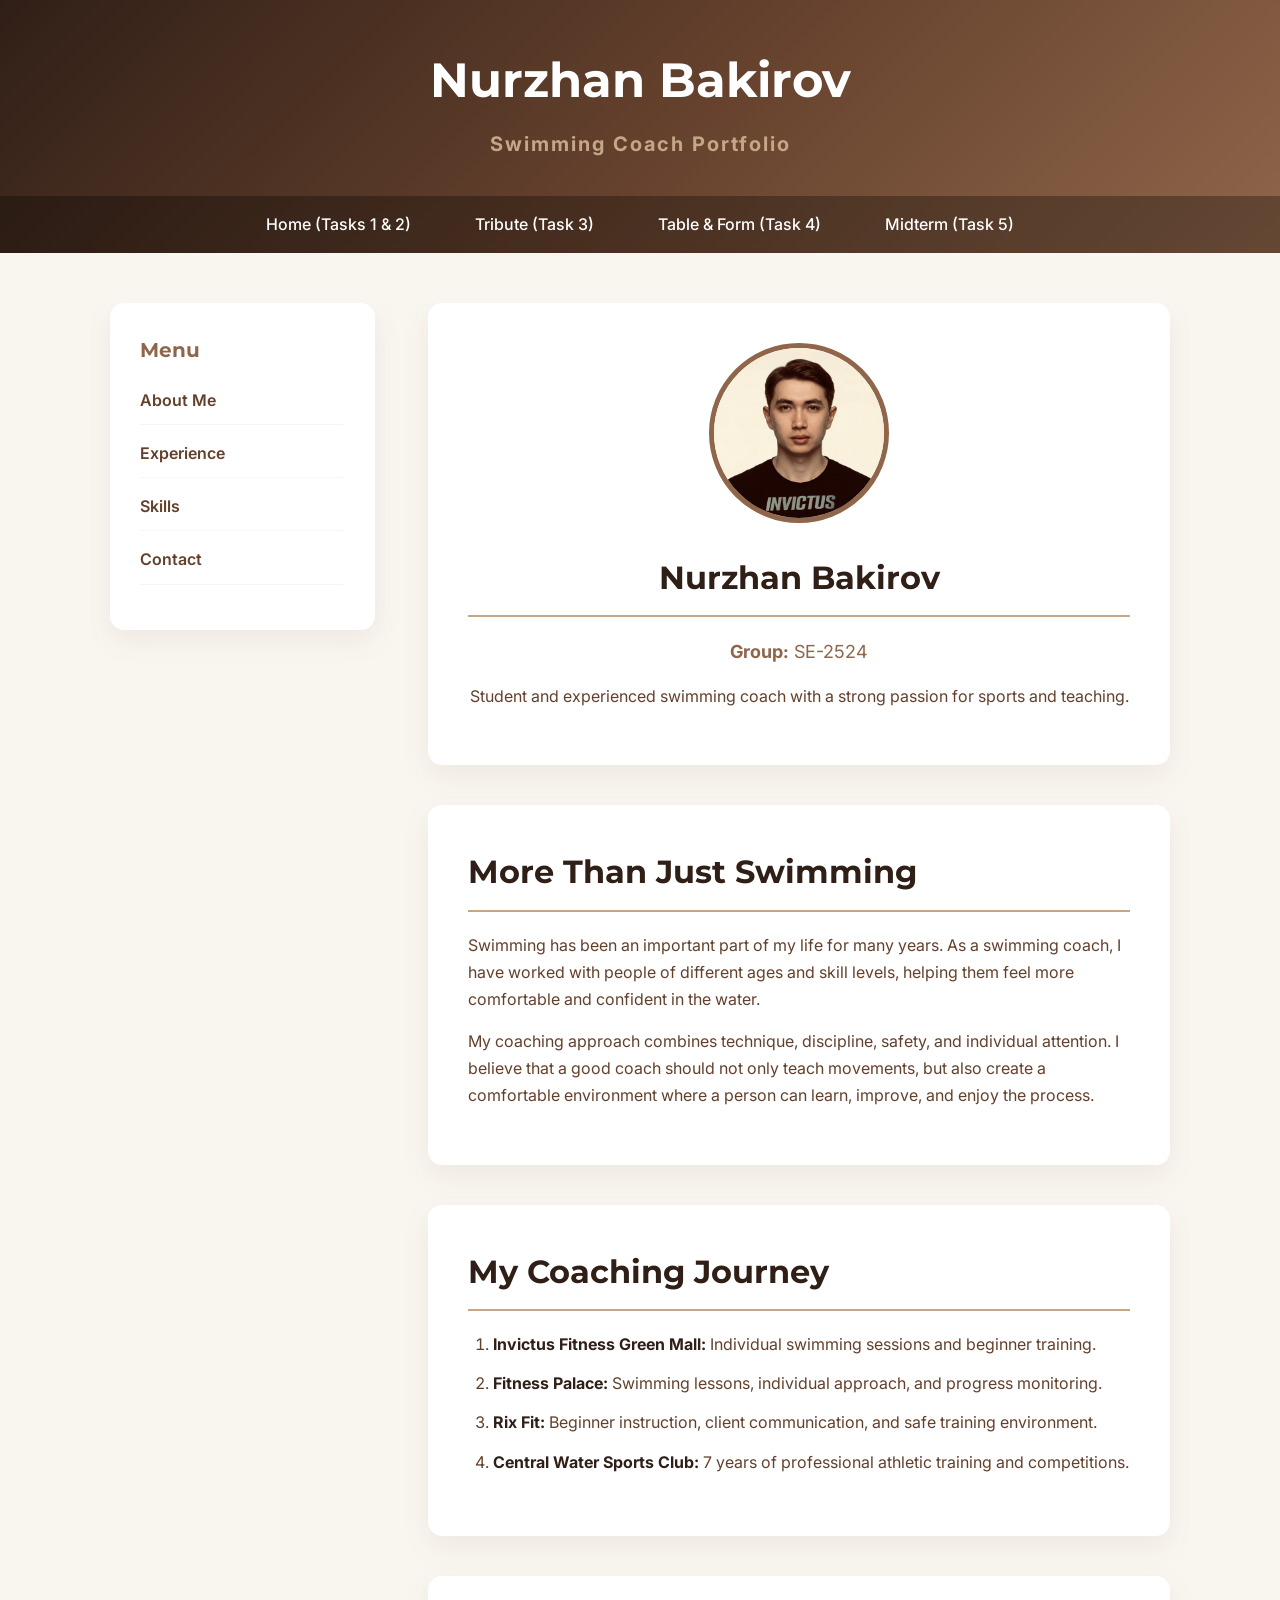
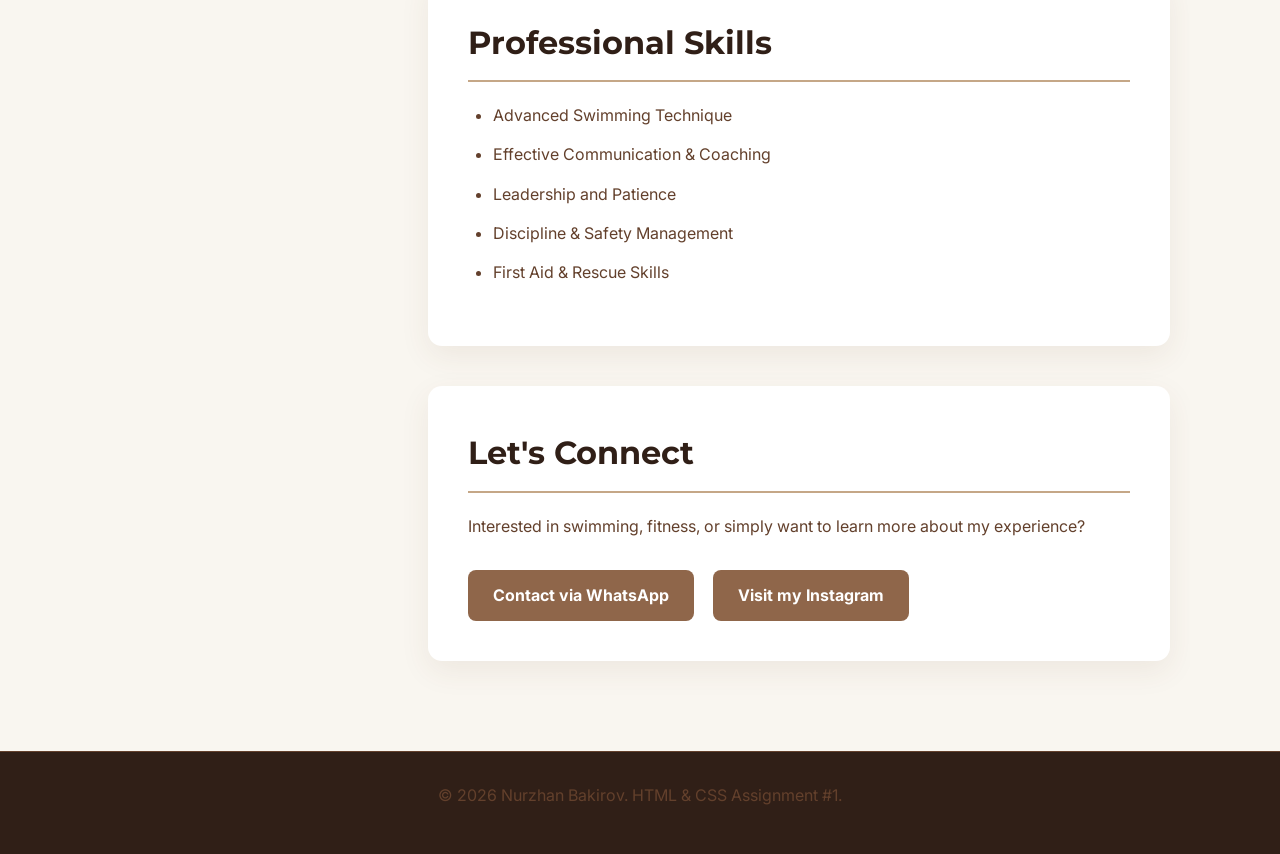
<file: index.html>
<!DOCTYPE html>
<html lang="en">
<head>
    <meta charset="UTF-8">
    <meta name="viewport" content="width=device-width, initial-scale=1.0">
    <title>Nurzhan Bakirov | Swimming Coach</title>
    
    <link rel="preconnect" href="https://fonts.googleapis.com">
    <link rel="preconnect" href="https://fonts.gstatic.com" crossorigin>
    <link href="https://fonts.googleapis.com/css2?family=Inter:wght@400;500;600;700&family=Montserrat:wght@600;700;800&display=swap" rel="stylesheet">
    
    <link rel="stylesheet" href="styles.css">
</head>
<body>

    <header class="header">
        <h1>Nurzhan Bakirov</h1>
        <p class="subtitle">Swimming Coach Portfolio</p>
        
        <nav class="navbar">
            <a href="index.html">Home (Tasks 1 & 2)</a>
            <!-- Ссылка ведет в правильную папку -->
            <a href="exercise1/index.html">Tribute (Task 3)</a>
            <a href="table.html">Table & Form (Task 4)</a>
            <a href="wireframes.html">Midterm (Task 5)</a>
        </nav>
    </header>

    <div class="layout-container">

        <div class="sidebar">
            <h3>Menu</h3>
            <ul class="sidebar-menu">
                <li><a href="#about">About Me</a></li>
                <li><a href="#experience">Experience</a></li>
                <li><a href="#skills">Skills</a></li>
                <li><a href="#contact">Contact</a></li>
            </ul>
        </div>

        <div class="main-content">

            <div id="profile-card">
                <img src="trainer.jpg" alt="Nurzhan Bakirov - Swimming Coach" class="profile-img">
                <h2>Nurzhan Bakirov</h2>
                <p class="profile-group"><strong>Group:</strong> SE-2524</p>
                <p>Student and experienced swimming coach with a strong passion for sports and teaching.</p>
            </div>

            <div id="about" class="section">
                <h2>More Than Just Swimming</h2>
                <p>Swimming has been an important part of my life for many years. As a swimming coach, I have worked with people of different ages and skill levels, helping them feel more comfortable and confident in the water.</p>
                <p>My coaching approach combines technique, discipline, safety, and individual attention. I believe that a good coach should not only teach movements, but also create a comfortable environment where a person can learn, improve, and enjoy the process.</p>
            </div>

            <div id="experience" class="section">
                <h2>My Coaching Journey</h2>
                <ol class="custom-list">
                    <li><strong>Invictus Fitness Green Mall:</strong> Individual swimming sessions and beginner training.</li>
                    <li><strong>Fitness Palace:</strong> Swimming lessons, individual approach, and progress monitoring.</li>
                    <li><strong>Rix Fit:</strong> Beginner instruction, client communication, and safe training environment.</li>
                    <li><strong>Central Water Sports Club:</strong> 7 years of professional athletic training and competitions.</li>
                </ol>
            </div>

            <div id="skills" class="section">
                <h2>Professional Skills</h2>
                <ul class="custom-list">
                    <li>Advanced Swimming Technique</li>
                    <li>Effective Communication & Coaching</li>
                    <li>Leadership and Patience</li>
                    <li>Discipline & Safety Management</li>
                    <li>First Aid & Rescue Skills</li>
                </ul>
            </div>

            <div id="contact" class="section">
                <h2>Let's Connect</h2>
                <p>Interested in swimming, fitness, or simply want to learn more about my experience?</p>
                <div class="links-container">
                    <a href="https://wa.me/77763016517" target="_blank" class="contact-link">Contact via WhatsApp</a>
                    <a href="https://www.instagram.com/" target="_blank" class="contact-link">Visit my Instagram</a>
                </div>
            </div>

        </div>
    </div>

    <footer class="footer">
        <p>© 2026 Nurzhan Bakirov. HTML & CSS Assignment #1.</p>
    </footer>

</body>
</html>
</file>
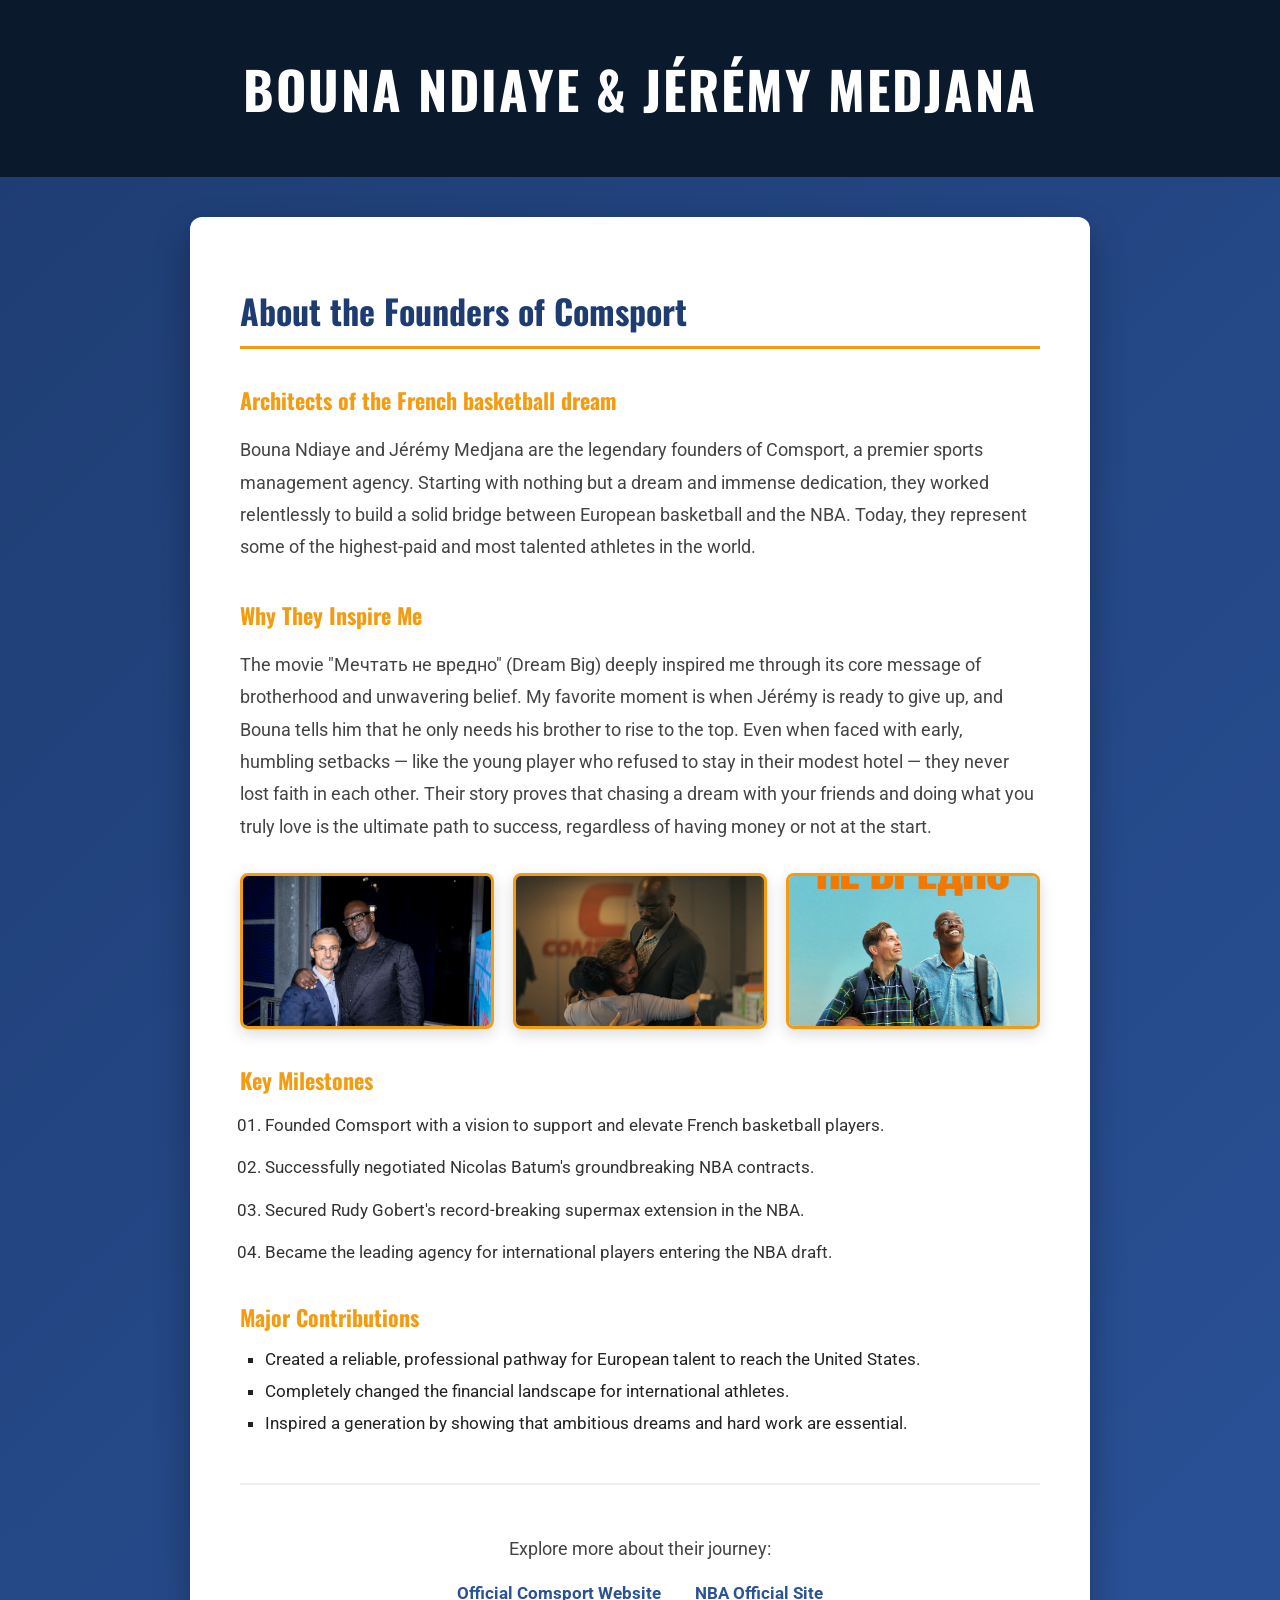
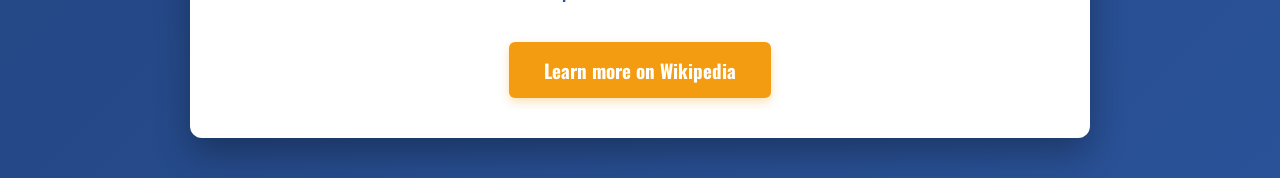
<file: exercise1/index.html>
<!DOCTYPE html>
<html lang="en">
<head>
    <meta charset="UTF-8">
    <meta name="viewport" content="width=device-width, initial-scale=1.0">
    <title>Tribute: Bouna Ndiaye & Jérémy Medjana</title>
    
    <link rel="preconnect" href="https://fonts.googleapis.com">
    <link rel="preconnect" href="https://fonts.gstatic.com" crossorigin>
    <link href="https://fonts.googleapis.com/css2?family=Oswald:wght@500;700&family=Roboto:wght@400;500&display=swap" rel="stylesheet">
    
    <link rel="stylesheet" href="styles.css">
</head>
<body>

    <header class="tribute-header">
        <h1>Bouna Ndiaye & Jérémy Medjana</h1>
    </header>

    <div class="content">
        
        <h2>About the Founders of Comsport</h2>
        <h3>Architects of the French basketball dream</h3>
        
        <p>Bouna Ndiaye and Jérémy Medjana are the legendary founders of Comsport, a premier sports management agency. Starting with nothing but a dream and immense dedication, they worked relentlessly to build a solid bridge between European basketball and the NBA. Today, they represent some of the highest-paid and most talented athletes in the world.</p>

        <h3>Why They Inspire Me</h3>
        <p>The movie "Мечтать не вредно" (Dream Big) deeply inspired me through its core message of brotherhood and unwavering belief. My favorite moment is when Jérémy is ready to give up, and Bouna tells him that he only needs his brother to rise to the top. Even when faced with early, humbling setbacks — like the young player who refused to stay in their modest hotel — they never lost faith in each other. Their story proves that chasing a dream with your friends and doing what you truly love is the ultimate path to success, regardless of having money or not at the start.</p>

        <!-- Галерея из твоих картинок -->
        <div class="tribute-gallery">
            <img src="agents.jpg" alt="Bouna Ndiaye and Jérémy Medjana" class="tribute-img">
            <img src="congrats.jpg" alt="Brotherhood moment from the movie" class="tribute-img">
            <img src="lereve.jpg" alt="Le Reve Movie Poster" class="tribute-img">
        </div>

        <h3>Key Milestones</h3>
        <ol class="timeline-list">
            <li>Founded Comsport with a vision to support and elevate French basketball players.</li>
            <li>Successfully negotiated Nicolas Batum's groundbreaking NBA contracts.</li>
            <li>Secured Rudy Gobert's record-breaking supermax extension in the NBA.</li>
            <li>Became the leading agency for international players entering the NBA draft.</li>
        </ol>

        <h3>Major Contributions</h3>
        <ul class="achievements-list">
            <li>Created a reliable, professional pathway for European talent to reach the United States.</li>
            <li>Completely changed the financial landscape for international athletes.</li>
            <li>Inspired a generation by showing that ambitious dreams and hard work are essential.</li>
        </ul>

        <div class="links-section">
            <p>Explore more about their journey:</p>
            <a href="https://www.comsport.net/" target="_blank" class="text-link">Official Comsport Website</a>
            <a href="https://www.nba.com/" target="_blank" class="text-link">NBA Official Site</a>
            
            <br><br>
            <a href="https://fr.wikipedia.org/wiki/Bouna_Ndiaye" target="_blank" class="btn">Learn more on Wikipedia</a>
        </div>

    </div>

</body>
</html>
</file>
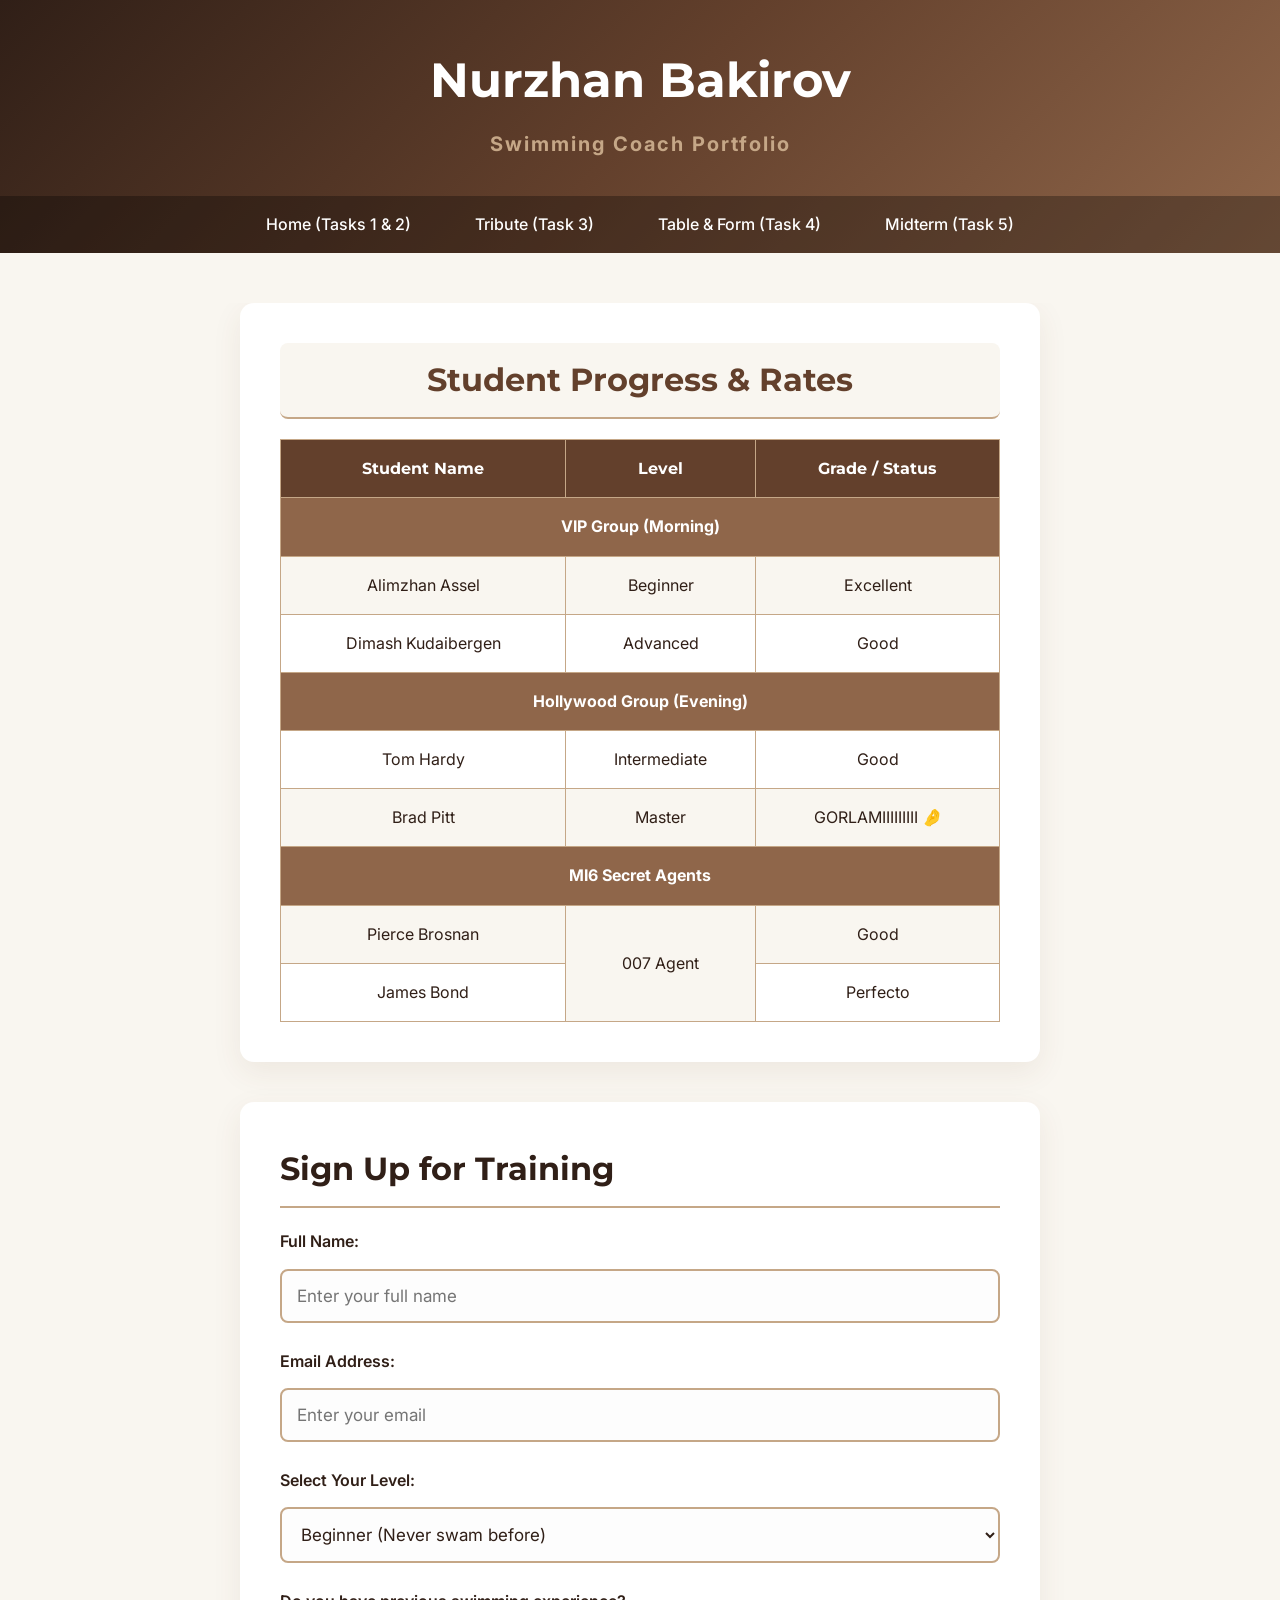
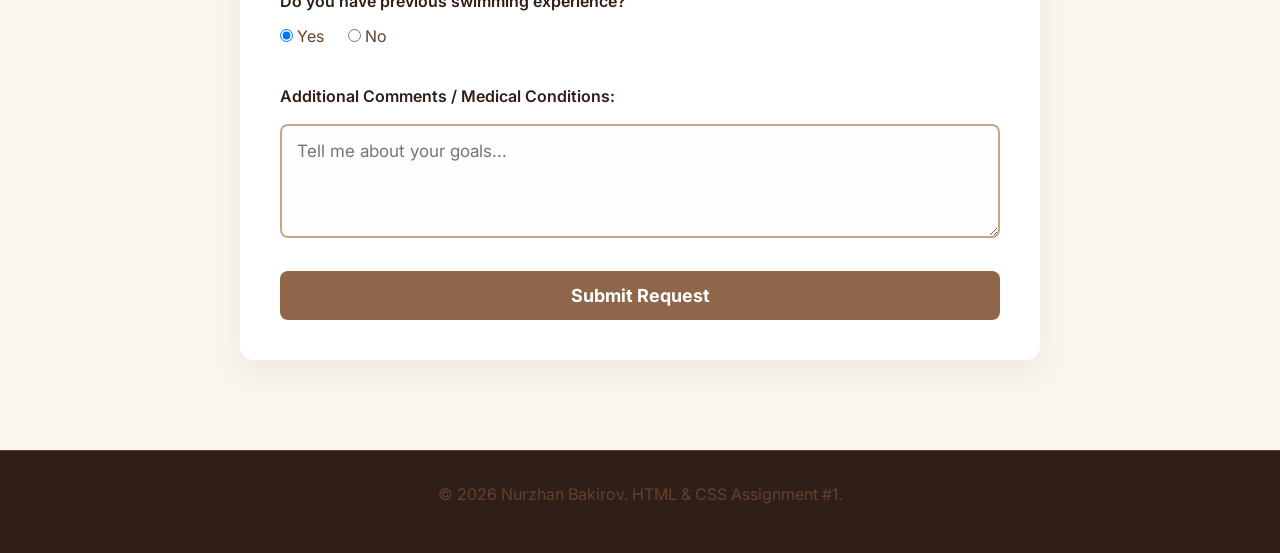
<file: table.html>
<!DOCTYPE html>
<html lang="en">
<head>
    <meta charset="UTF-8">
    <meta name="viewport" content="width=device-width, initial-scale=1.0">
    <title>Table & Form | Nurzhan Bakirov</title>
    <link rel="preconnect" href="https://fonts.googleapis.com">
    <link rel="preconnect" href="https://fonts.gstatic.com" crossorigin>
    <link href="https://fonts.googleapis.com/css2?family=Inter:wght@400;500;600;700&family=Montserrat:wght@600;700;800&display=swap" rel="stylesheet">
    <link rel="stylesheet" href="styles.css">
</head>
<body>
    <header class="header">
        <h1>Nurzhan Bakirov</h1>
        <p class="subtitle">Swimming Coach Portfolio</p>
        
        <nav class="navbar">
            <a href="index.html">Home (Tasks 1 & 2)</a>
            <a href="exercise1/index.html">Tribute (Task 3)</a>
            <a href="table.html">Table & Form (Task 4)</a>
            <a href="wireframes.html">Midterm (Task 5)</a>
        </nav>
    </header>
    <div class="layout-container single-column">
        
        <!-- Table Section -->
        <div class="section">
            <h2 id="table-heading">Student Progress & Rates</h2>
            <table class="custom-table">
                <thead>
                    <tr>
                        <th>Student Name</th>
                        <th>Level</th>
                        <th>Grade / Status</th>
                    </tr>
                </thead>
                <tbody>
                    <!-- Colspan -->
                    <tr class="table-group">
                        <td colspan="3">VIP Group (Morning)</td>
                    </tr>
                    <tr>
                        <td>Alimzhan Assel</td>
                        <td>Beginner</td>
                        <td>Excellent</td>
                    </tr>
                    <tr>
                        <td>Dimash Kudaibergen</td>
                        <td>Advanced</td>
                        <td>Good</td>
                    </tr>
                    
                    <!-- Hollywood -->
                    <tr class="table-group">
                        <td colspan="3">Hollywood Group (Evening)</td>
                    </tr>
                    <tr>
                        <td>Tom Hardy</td>
                        <td>Intermediate</td>
                        <td>Good</td>
                    </tr>
                    <tr>
                        <td>Brad Pitt</td>
                        <td>Master</td>
                        <td>GORLAMIIIIIIIII 🤌</td>
                    </tr>

                    <!-- Rowspan -->
                    <tr class="table-group">
                        <td colspan="3">MI6 Secret Agents</td>
                    </tr>
                    <tr>
                        <td>Pierce Brosnan</td>
                        <td rowspan="2">007 Agent</td>
                        <td>Good</td>
                    </tr>
                    <tr>
                        <td>James Bond</td>
                        <td>Perfecto</td>
                    </tr>
                </tbody>
            </table>
        </div>

        <!-- Form Section -->
        <div class="section">
            <h2>Sign Up for Training</h2>
            <form action="#" method="POST" class="custom-form">
                
                <!-- Inputs -->
                <div class="form-group">
                    <label for="name">Full Name:</label>
                    <input type="text" id="name" name="name" required placeholder="Enter your full name">
                </div>

                <div class="form-group">
                    <label for="email">Email Address:</label>
                    <input type="email" id="email" name="email" required placeholder="Enter your email">
                </div>

                <!-- Dropdown -->
                <div class="form-group">
                    <label for="level">Select Your Level:</label>
                    <select id="level" name="level">
                        <option value="beginner">Beginner (Never swam before)</option>
                        <option value="intermediate">Intermediate (Know basics)</option>
                        <option value="advanced">Advanced (Technique improvement)</option>
                    </select>
                </div>

                <!-- Radios -->
                <div class="form-group">
                    <p class="label-text">Do you have previous swimming experience?</p>
                    <label class="radio-label">
                        <input type="radio" name="experience" value="yes" checked> Yes
                    </label>
                    <label class="radio-label">
                        <input type="radio" name="experience" value="no"> No
                    </label>
                </div>

                <!-- Textarea -->
                <div class="form-group">
                    <label for="comments">Additional Comments / Medical Conditions:</label>
                    <textarea id="comments" name="comments" rows="4" placeholder="Tell me about your goals..."></textarea>
                </div>

                <!-- Submit -->
                <button type="submit" class="submit-btn">Submit Request</button>

            </form>
        </div>

    </div>

    <!-- Footer -->
    <footer class="footer">
        <p>© 2026 Nurzhan Bakirov. HTML & CSS Assignment #1.</p>
    </footer>

</body>
</html>
</file>
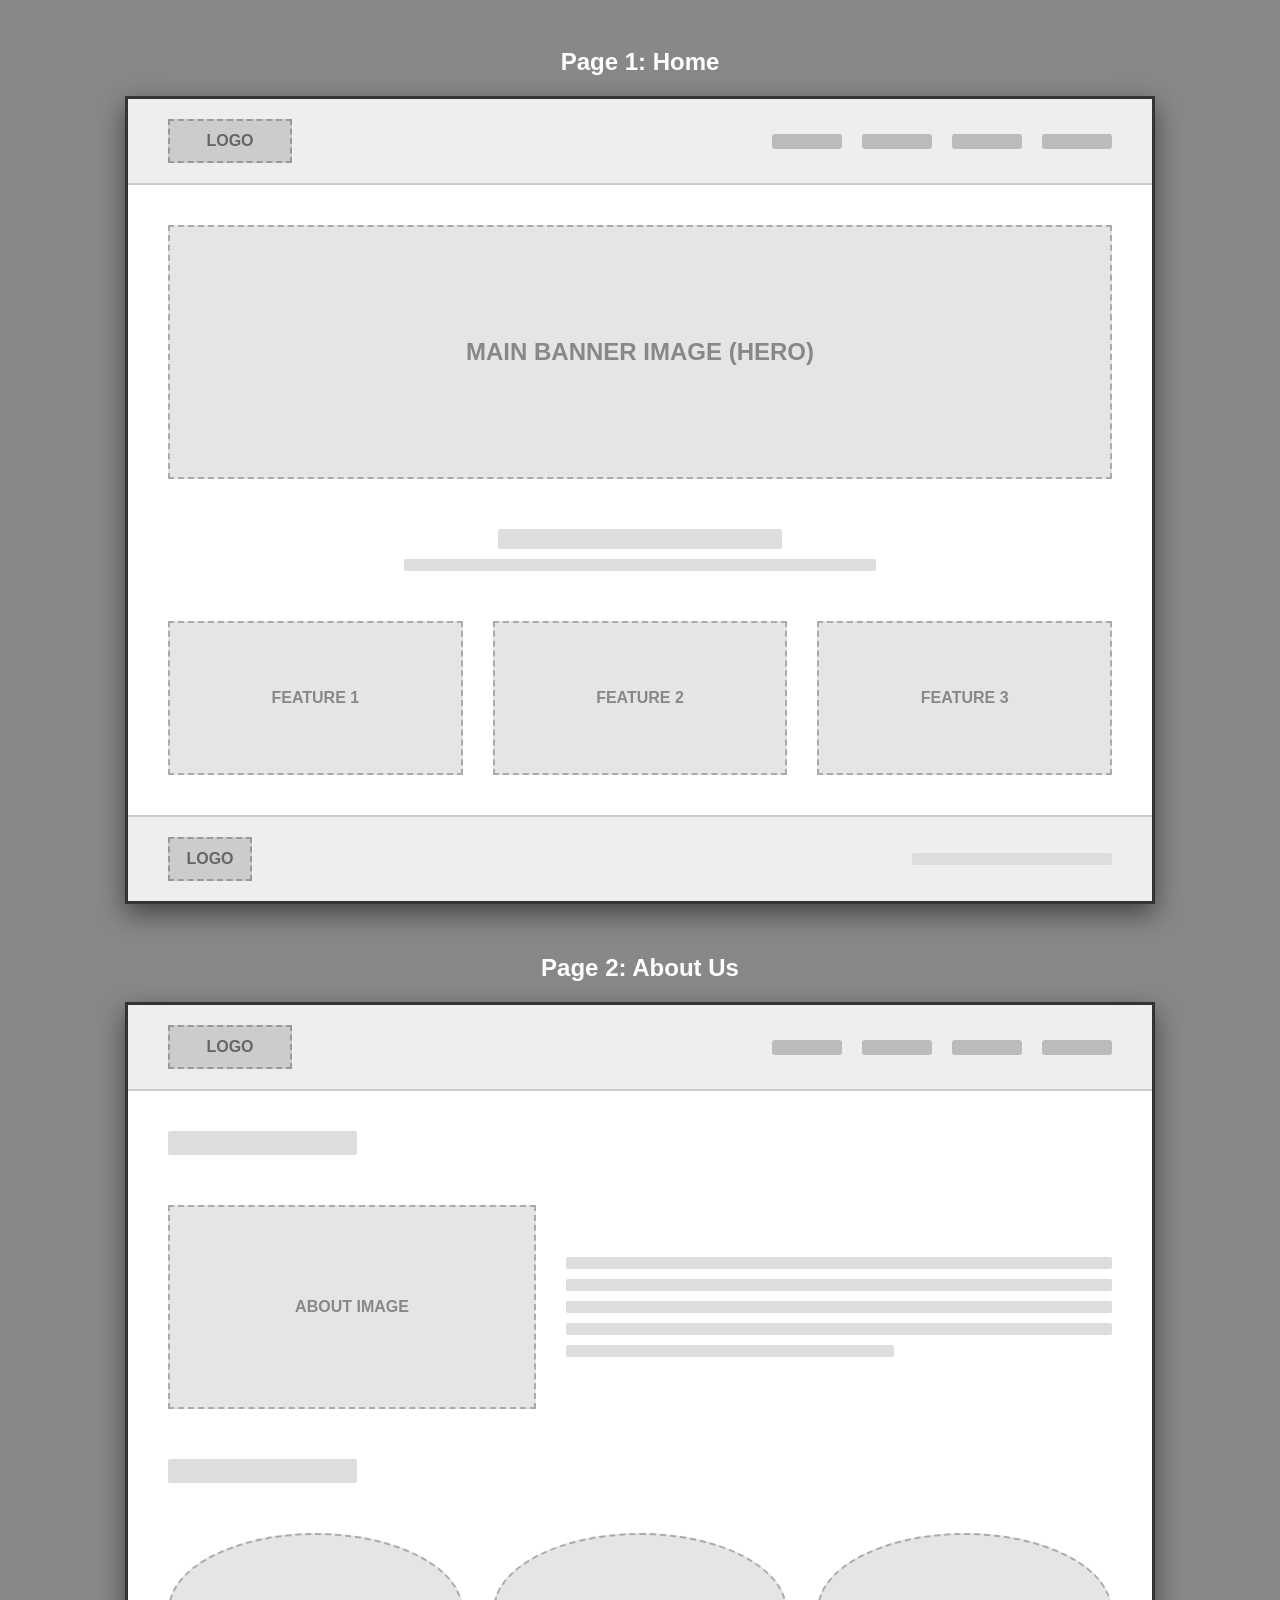
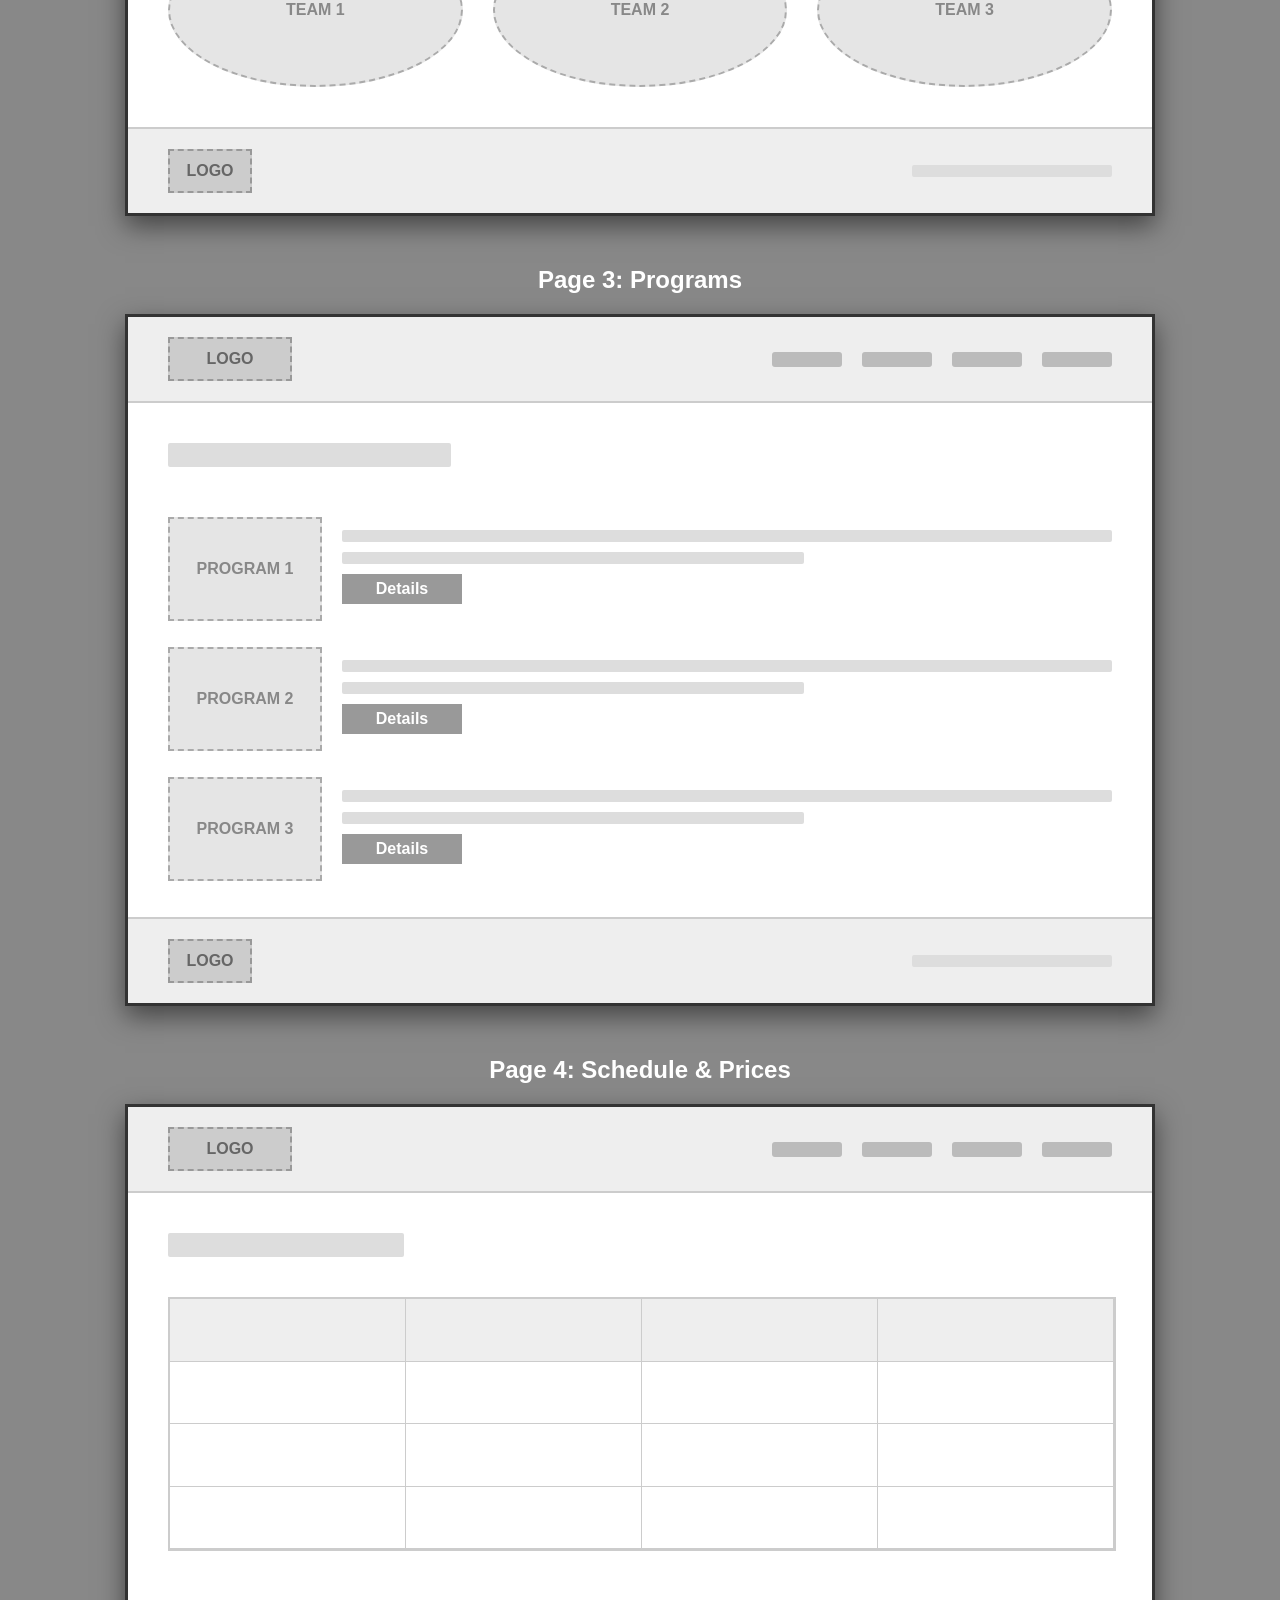
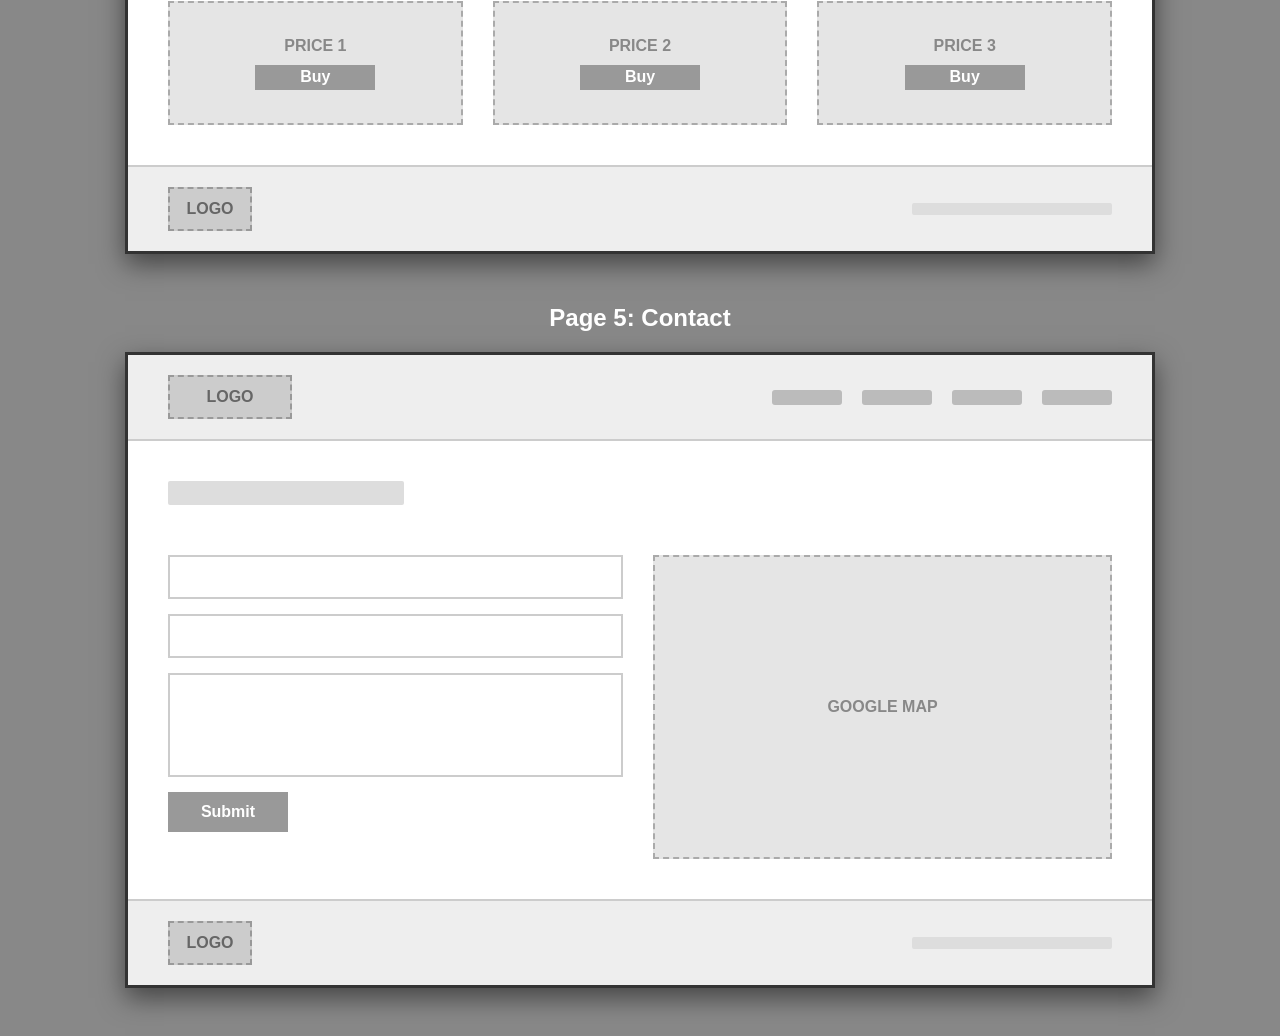
<file: wireframes.html>
<!DOCTYPE html>
<html lang="en">
<head>
    <meta charset="UTF-8">
    <meta name="viewport" content="width=device-width, initial-scale=1.0">
    <title>Wireframes - AquaFit</title>
    <style>
        body {
            background-color: #888;
            display: flex;
            flex-direction: column;
            align-items: center;
            gap: 50px;
            padding: 40px;
            font-family: Arial, sans-serif;
        }
        .page-label {
            color: white;
            font-size: 24px;
            font-weight: bold;
            margin-bottom: -30px;
        }
        /* Базовый стиль страницы */
        .wireframe {
            width: 1024px;
            min-height: 600px;
            background-color: white;
            border: 3px solid #333;
            box-shadow: 0 10px 25px rgba(0,0,0,0.5);
            display: flex;
            flex-direction: column;
        }
        /* Шапка и Подвал */
        .header, .footer {
            background-color: #eee;
            padding: 20px 40px;
            border-bottom: 2px solid #ccc;
            display: flex;
            justify-content: space-between;
            align-items: center;
        }
        .footer {
            border-bottom: none;
            border-top: 2px solid #ccc;
            margin-top: auto;
        }
        .logo-box {
            width: 120px;
            height: 40px;
            background-color: #ccc;
            border: 2px dashed #999;
            display: flex;
            align-items: center;
            justify-content: center;
            font-weight: bold;
            color: #666;
        }
        .nav-links {
            display: flex;
            gap: 20px;
        }
        .nav-link {
            width: 70px;
            height: 15px;
            background-color: #bbb;
            border-radius: 3px;
        }
        /* Контентная часть */
        .content {
            padding: 40px;
            display: flex;
            flex-direction: column;
            gap: 30px;
        }
        /* Элементы макета */
        .img-box {
            background-color: #e5e5e5;
            border: 2px dashed #aaa;
            display: flex;
            align-items: center;
            justify-content: center;
            color: #888;
            font-weight: bold;
        }
        .hero { height: 250px; font-size: 24px; }
        .text-block { display: flex; flex-direction: column; gap: 10px; }
        .text-line { height: 12px; background-color: #ddd; width: 100%; border-radius: 2px;}
        .text-line.short { width: 60%; }
        .grid-3 { display: flex; gap: 30px; }
        .grid-3 > div { flex: 1; height: 150px; }
        
        .flex-row { display: flex; gap: 30px; align-items: center; }
        .flex-row .img-box { width: 40%; height: 200px; }
        .flex-row .text-block { width: 60%; }

        .program-row { display: flex; gap: 20px; height: 100px; }
        .program-row .img-box { width: 150px; height: 100px; }
        .program-row .text-block { flex: 1; justify-content: center; }

        .table-grid { width: 100%; height: 250px; border: 2px solid #ccc; display: flex; flex-direction: column; }
        .table-row { display: flex; flex: 1; border-bottom: 1px solid #ccc; }
        .table-cell { flex: 1; border-right: 1px solid #ccc; }

        .form-box { width: 50%; display: flex; flex-direction: column; gap: 15px; }
        .input-box { height: 40px; background-color: #fff; border: 2px solid #ccc; }
        .btn-box { height: 40px; background-color: #999; width: 120px; color: white; display: flex; align-items: center; justify-content: center; font-weight: bold; }
    </style>
</head>
<body>

    <div class="page-label">Page 1: Home</div>
    <div class="wireframe">
        <div class="header">
            <div class="logo-box">LOGO</div>
            <div class="nav-links"><div class="nav-link"></div><div class="nav-link"></div><div class="nav-link"></div><div class="nav-link"></div></div>
        </div>
        <div class="content">
            <div class="img-box hero">MAIN BANNER IMAGE (HERO)</div>
            <div class="text-block" style="align-items: center; margin: 20px 0;">
                <div class="text-line" style="width: 30%; height: 20px;"></div>
                <div class="text-line" style="width: 50%;"></div>
            </div>
            <div class="grid-3">
                <div class="img-box">FEATURE 1</div>
                <div class="img-box">FEATURE 2</div>
                <div class="img-box">FEATURE 3</div>
            </div>
        </div>
        <div class="footer">
            <div class="logo-box" style="width: 80px;">LOGO</div>
            <div class="text-line short" style="width: 200px;"></div>
        </div>
    </div>

    <div class="page-label">Page 2: About Us</div>
    <div class="wireframe">
        <div class="header">
            <div class="logo-box">LOGO</div>
            <div class="nav-links"><div class="nav-link"></div><div class="nav-link"></div><div class="nav-link"></div><div class="nav-link"></div></div>
        </div>
        <div class="content">
            <div class="text-line" style="width: 20%; height: 24px; margin-bottom: 20px;"></div>
            <div class="flex-row">
                <div class="img-box">ABOUT IMAGE</div>
                <div class="text-block">
                    <div class="text-line"></div><div class="text-line"></div><div class="text-line"></div><div class="text-line"></div><div class="text-line short"></div>
                </div>
            </div>
            <div class="text-line" style="width: 20%; height: 24px; margin: 20px 0;"></div>
            <div class="grid-3">
                <div class="img-box" style="border-radius: 50%;">TEAM 1</div>
                <div class="img-box" style="border-radius: 50%;">TEAM 2</div>
                <div class="img-box" style="border-radius: 50%;">TEAM 3</div>
            </div>
        </div>
        <div class="footer">
            <div class="logo-box" style="width: 80px;">LOGO</div>
            <div class="text-line short" style="width: 200px;"></div>
        </div>
    </div>

    <div class="page-label">Page 3: Programs</div>
    <div class="wireframe">
        <div class="header">
            <div class="logo-box">LOGO</div>
            <div class="nav-links"><div class="nav-link"></div><div class="nav-link"></div><div class="nav-link"></div><div class="nav-link"></div></div>
        </div>
        <div class="content">
            <div class="text-line" style="width: 30%; height: 24px; margin-bottom: 20px;"></div>
            <div class="program-row">
                <div class="img-box">PROGRAM 1</div>
                <div class="text-block"><div class="text-line"></div><div class="text-line short"></div><div class="btn-box" style="height: 30px;">Details</div></div>
            </div>
            <div class="program-row">
                <div class="img-box">PROGRAM 2</div>
                <div class="text-block"><div class="text-line"></div><div class="text-line short"></div><div class="btn-box" style="height: 30px;">Details</div></div>
            </div>
            <div class="program-row">
                <div class="img-box">PROGRAM 3</div>
                <div class="text-block"><div class="text-line"></div><div class="text-line short"></div><div class="btn-box" style="height: 30px;">Details</div></div>
            </div>
        </div>
        <div class="footer">
            <div class="logo-box" style="width: 80px;">LOGO</div>
            <div class="text-line short" style="width: 200px;"></div>
        </div>
    </div>

    <div class="page-label">Page 4: Schedule & Prices</div>
    <div class="wireframe">
        <div class="header">
            <div class="logo-box">LOGO</div>
            <div class="nav-links"><div class="nav-link"></div><div class="nav-link"></div><div class="nav-link"></div><div class="nav-link"></div></div>
        </div>
        <div class="content">
            <div class="text-line" style="width: 25%; height: 24px; margin-bottom: 10px;"></div>
            <div class="table-grid">
                <div class="table-row" style="background: #eee;"><div class="table-cell"></div><div class="table-cell"></div><div class="table-cell"></div><div class="table-cell"></div></div>
                <div class="table-row"><div class="table-cell"></div><div class="table-cell"></div><div class="table-cell"></div><div class="table-cell"></div></div>
                <div class="table-row"><div class="table-cell"></div><div class="table-cell"></div><div class="table-cell"></div><div class="table-cell"></div></div>
                <div class="table-row"><div class="table-cell"></div><div class="table-cell"></div><div class="table-cell"></div><div class="table-cell"></div></div>
            </div>
            <div class="grid-3" style="margin-top: 20px;">
                <div class="img-box" style="height: 120px; flex-direction: column;">PRICE 1 <div class="btn-box" style="height:25px; margin-top:10px;">Buy</div></div>
                <div class="img-box" style="height: 120px; flex-direction: column;">PRICE 2 <div class="btn-box" style="height:25px; margin-top:10px;">Buy</div></div>
                <div class="img-box" style="height: 120px; flex-direction: column;">PRICE 3 <div class="btn-box" style="height:25px; margin-top:10px;">Buy</div></div>
            </div>
        </div>
        <div class="footer">
            <div class="logo-box" style="width: 80px;">LOGO</div>
            <div class="text-line short" style="width: 200px;"></div>
        </div>
    </div>

    <div class="page-label">Page 5: Contact</div>
    <div class="wireframe">
        <div class="header">
            <div class="logo-box">LOGO</div>
            <div class="nav-links"><div class="nav-link"></div><div class="nav-link"></div><div class="nav-link"></div><div class="nav-link"></div></div>
        </div>
        <div class="content">
            <div class="text-line" style="width: 25%; height: 24px; margin-bottom: 20px;"></div>
            <div class="flex-row" style="align-items: flex-start;">
                <div class="form-box">
                    <div class="input-box"></div>
                    <div class="input-box"></div>
                    <div class="input-box" style="height: 100px;"></div>
                    <div class="btn-box">Submit</div>
                </div>
                <div class="img-box" style="width: 50%; height: 300px;">GOOGLE MAP</div>
            </div>
        </div>
        <div class="footer">
            <div class="logo-box" style="width: 80px;">LOGO</div>
            <div class="text-line short" style="width: 200px;"></div>
        </div>
    </div>

</body>
</html>
</file>
<file: styles.css>
* {
    box-sizing: border-box;
    margin: 0;
    padding: 0;
}

html {
    scroll-behavior: smooth;
}

body {
    font-family: 'Inter', sans-serif;
    background-color: #f9f6f0; 
    color: #301f17;
    line-height: 1.7;
}

h1, h2, h3 {
    font-family: 'Montserrat', sans-serif;
    color: #301f17; 
}

h2 {
    font-size: 32px;
    margin-bottom: 20px;
    border-bottom: 2px solid #c5a787; 
    padding-bottom: 10px;
}

p {
    font-size: 16px;
    margin-bottom: 15px;
    color: #63402c; 
}

.header {
    background: linear-gradient(135deg, #301f17 0%, #63402c 50%, #8f664a 100%);
    color: white;
    text-align: center;
    padding-top: 40px;
}

/* Header title */
.header h1 {
    color: white;
    font-size: 48px;
    margin-bottom: 0;
}

.subtitle {
    color: #c5a787; 
    letter-spacing: 2px;
    font-size: 20px;
    font-weight: 700;
    margin-bottom: 30px;
    padding: 5px;
}

.navbar {
    background-color: rgba(0, 0, 0, 0.3);
    padding: 15px 0;
    text-align: center;
}

.navbar a {
    color: white;
    text-decoration: none;
    font-weight: 500;
    margin: 0 15px;
    padding: 10px 15px;
    border-radius: 5px;
    transition: background-color 0.3s ease, color 0.3s ease;
}

.navbar a:hover {
    color: #301f17;
    background-color: #c5a787;
}

.layout-container {
    max-width: 1100px;
    margin: 50px auto;
    padding: 0 20px;
    overflow: hidden; 
}

.sidebar {
    float: left;
    width: 25%;
    background-color: white;
    padding: 30px;
    border-radius: 14px;
    box-shadow: 0 10px 30px rgba(99, 64, 44, 0.08); 
}

.sidebar h3 {
    margin-bottom: 20px;
    color: #8f664a;
    font-size: 20px;
}

.sidebar-menu {
    list-style: none;
}

.sidebar-menu li {
    margin-bottom: 15px;
    border-bottom: 1px solid #f9f6f0;
    padding-bottom: 10px;
}

.sidebar-menu a {
    text-decoration: none;
    color: #63402c;
    font-weight: 600;
    transition: color 0.3s;
}

.sidebar-menu a:hover {
    color: #ac8764;
}

.main-content {
    float: right;
    width: 70%;
}

#profile-card {
    background-color: white;
    padding: 40px;
    border-radius: 14px;
    box-shadow: 0 10px 30px rgba(99, 64, 44, 0.08);
    text-align: center;
    margin-bottom: 40px;
}

.profile-img {
    max-width: 180px;
    border-radius: 50%;
    border: 5px solid #8f664a;
    margin-bottom: 20px;
}

.profile-group {
    color: #8f664a;
    font-size: 18px;
}

.section {
    background-color: white;
    padding: 40px;
    border-radius: 14px;
    box-shadow: 0 10px 30px rgba(99, 64, 44, 0.08);
    margin-bottom: 40px;
}

.custom-list {
    padding-left: 25px;
    margin-bottom: 20px;
    color: #63402c;
}

.custom-list li {
    margin-bottom: 12px;
}

.custom-list strong {
    color: #301f17;
}

.links-container {
    margin-top: 30px;
}

.contact-link {
    display: inline-block;
    background-color: #8f664a;
    color: white;
    text-decoration: none;
    padding: 12px 25px;
    border-radius: 8px;
    font-weight: 700;
    margin-right: 15px;
    transition: background-color 0.3s ease, transform 0.3s ease;
}

.contact-link:hover {
    background-color: #63402c;
    color: #c5a787;
    transform: translateY(-3px);
}

.footer {
    clear: both; 
    background-color: #301f17; 
    color: #c5a787;
    text-align: center;
    padding: 30px 20px;
    border-top: 1px solid #63402c;
    margin-top: 20px;
}

/* Single column */
.single-column .section {
    width: 100%;
    max-width: 800px;
    margin: 0 auto 40px auto;
}

/* Table styles */
.custom-table {
    width: 100%;
    border-collapse: collapse;
    margin-top: 20px;
}

.custom-table th, 
.custom-table td {
    padding: 15px;
    text-align: center;
    border: 1px solid #c5a787;
}

/* Table ID */
#table-heading {
    color: #63402c;
    text-align: center;
    background-color: #f9f6f0;
    padding: 10px;
    border-radius: 8px;
}

.custom-table th {
    background-color: #63402c;
    color: white;
    font-family: 'Montserrat', sans-serif;
}

/* Alt rows */
.custom-table tbody tr:nth-child(even) {
    background-color: #f9f6f0; 
}

/* Group rows */
.table-group {
    background-color: #8f664a !important;
    color: white;
    font-weight: bold;
    text-align: center !important;
}

/* Form styles */
.custom-form {
    margin-top: 20px;
}

.form-group {
    margin-bottom: 25px;
}

.form-group label, 
.label-text {
    display: block;
    font-weight: 600;
    margin-bottom: 8px;
    color: #301f17;
}

/* Inputs */
.form-group input[type="text"],
.form-group input[type="email"],
.form-group select,
.form-group textarea {
    width: 100%;
    padding: 15px;
    font-size: 17px;
    border: 2px solid #c5a787;
    border-radius: 8px;
    font-family: 'Inter', sans-serif;
    color: #301f17;
    background-color: #fdfdfd;
    box-sizing: border-box;
    margin-top: 5px;
    transition: border-color 0.3s ease, box-shadow 0.3s ease;
}

/* Focus */
.form-group input:focus,
.form-group select:focus,
.form-group textarea:focus {
    outline: none;
    border-color: #8f664a;
    box-shadow: 0 0 8px rgba(143, 102, 74, 0.3);
}

.radio-label {
    display: inline-block !important;
    margin-right: 20px;
    font-weight: normal !important;
    color: #63402c !important;
}

/* Submit btn */
.submit-btn {
    display: inline-block;
    background-color: #8f664a;
    color: white;
    border: none;
    padding: 14px 30px;
    border-radius: 8px;
    font-size: 18px;
    font-weight: 700;
    cursor: pointer;
    transition: background-color 0.3s ease, transform 0.3s ease;
    font-family: 'Inter', sans-serif;
    width: 100%;
}

.submit-btn:hover {
    background-color: #63402c;
    transform: translateY(-2px);
}
</file>
<file: exercise1/styles.css>
body {
    font-family: 'Roboto', sans-serif;
    background: linear-gradient(135deg, #1e3c72 0%, #2a5298 100%);
    color: #333333;
    margin: 0;
    padding: 0;
}

.tribute-header {
    background-color: #0b192c;
    color: #ffffff;
    padding: 50px 20px;
    text-align: center;
}

.tribute-header h1 {
    font-family: 'Oswald', sans-serif;
    font-size: 52px;
    margin: 0;
    text-transform: uppercase;
    letter-spacing: 2px;
}

.content {
    max-width: 800px;
    margin: 40px auto;
    background-color: #ffffff;
    padding: 40px 50px;
    border-radius: 12px;
    box-shadow: 0 15px 35px rgba(0,0,0,0.3);
}

h2 {
    font-family: 'Oswald', sans-serif;
    color: #1e3c72;
    font-size: 34px;
    border-bottom: 3px solid #f39c12;
    padding-bottom: 10px;
    margin-bottom: 5px;
}

h3 {
    font-family: 'Oswald', sans-serif;
    color: #f39c12;
    font-size: 22px;
    margin-top: 35px;
    margin-bottom: 15px;
}

p {
    font-size: 18px;
    line-height: 1.8;
    color: #444444;
}


.tribute-gallery {
    display: flex;
    justify-content: space-between;
    gap: 15px;
    margin: 30px 0;
}

.tribute-gallery .tribute-img {
    width: 31%;
    height: 150px;
    object-fit: cover;
    border-radius: 8px;
    border: 3px solid #f39c12;
    box-shadow: 0 5px 15px rgba(0,0,0,0.15);
}

.timeline-list {
    list-style-type: decimal-leading-zero;
    padding-left: 25px;
    margin-bottom: 30px;
}

.timeline-list li {
    font-size: 17px;
    margin-bottom: 15px;
    line-height: 1.6;
}

.achievements-list {
    list-style-type: square;
    padding-left: 25px;
}

.achievements-list li {
    font-size: 17px;
    margin-bottom: 12px;
    color: #222222;
}

.links-section {
    margin-top: 50px;
    text-align: center;
    border-top: 2px solid #eeeeee;
    padding-top: 30px;
}

.text-link {
    color: #2a5298;
    text-decoration: none;
    font-weight: bold;
    margin: 0 15px;
    font-size: 17px;
    transition: color 0.3s;
}

.text-link:hover {
    text-decoration: underline;
    color: #f39c12;
}

.btn {
    display: inline-block;
    background-color: #f39c12;
    color: #ffffff;
    padding: 14px 35px;
    text-decoration: none;
    font-weight: bold;
    border-radius: 6px;
    font-family: 'Oswald', sans-serif;
    font-size: 19px;
    margin-top: 20px;
    box-shadow: 0 4px 10px rgba(243, 156, 18, 0.3);
    transition: background-color 0.3s ease, transform 0.2s ease;
}

.btn:hover {
    background-color: #d68910;
    transform: translateY(-3px);
}
</file>
